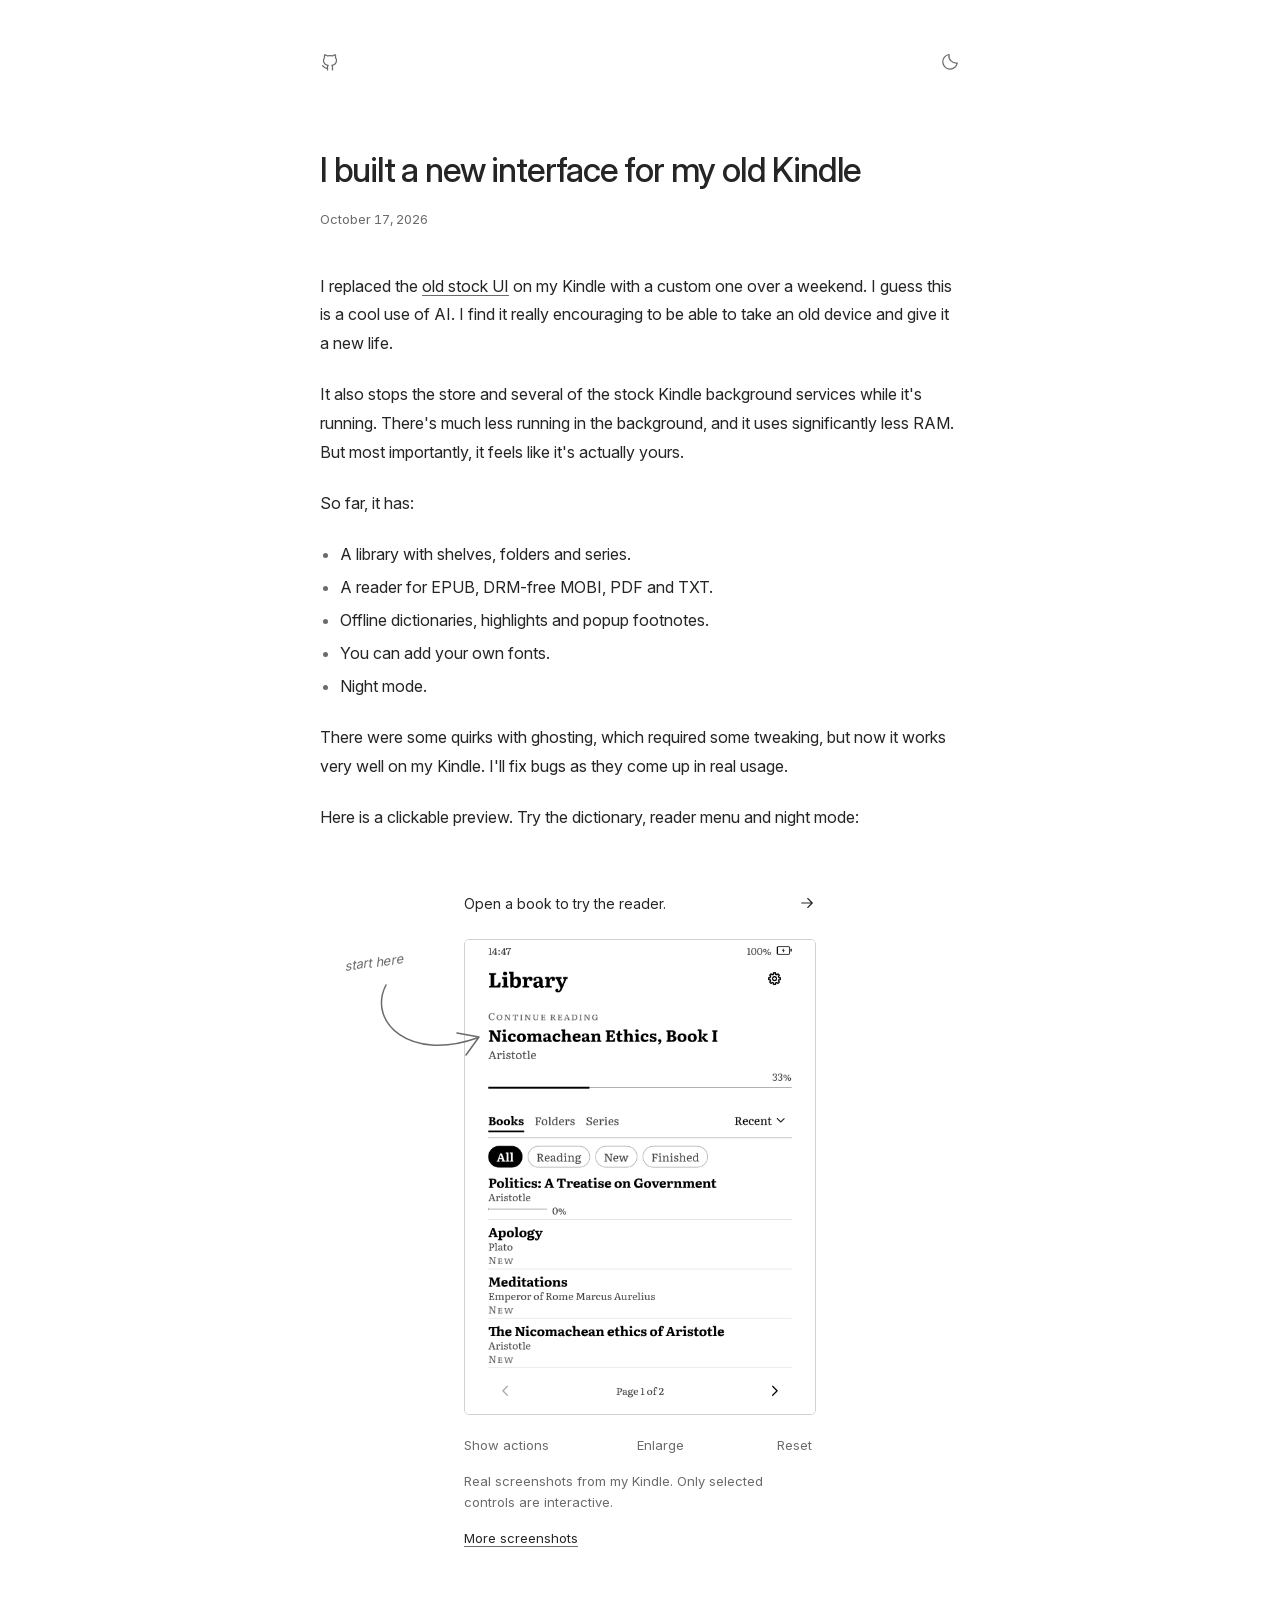
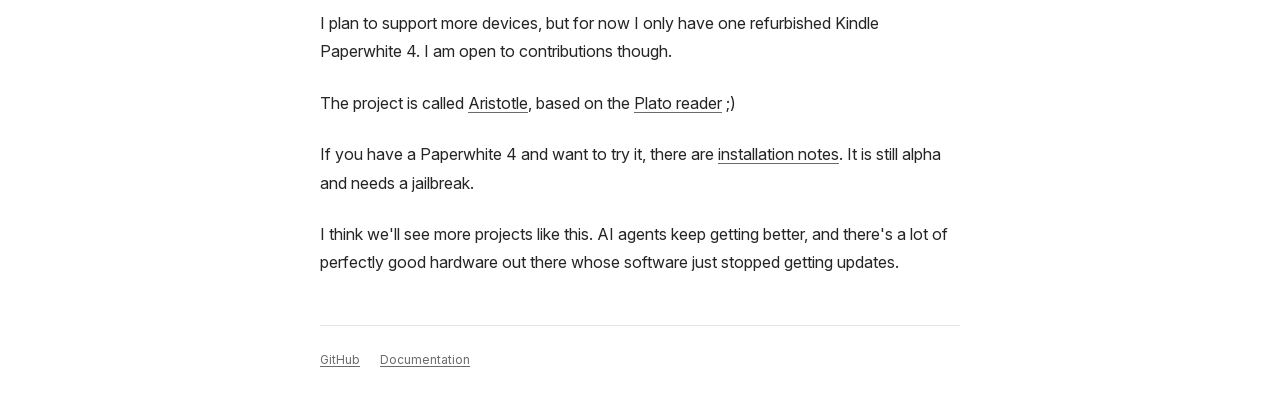
<file: site/index.html>
<!doctype html>
<html lang="en" data-theme="light">
<head>
<meta charset="utf-8">
<meta name="viewport" content="width=device-width, initial-scale=1">
<title>I built a new interface for my old Kindle</title>
<meta name="description" content="A weekend project with AI, an old Kindle Paperwhite 4, and a new interface. Try the interactive demo of Aristotle.">
<meta name="color-scheme" content="light dark">
<link rel="icon" href="assets/icon.svg" type="image/svg+xml">
<link rel="preload" href="assets/fonts/InterVariable.woff2" as="font" type="font/woff2" crossorigin>
<link rel="stylesheet" href="assets/post.css">
<script src="assets/theme.js"></script>
</head>
<body>
<a class="skip" href="#main">Skip to content</a>
<div class="page">
  <header class="site-header">
    <a class="icon-control" href="https://github.com/piotrkowski/aristotle" aria-label="Aristotle on GitHub" title="Aristotle on GitHub">
      <svg viewBox="0 0 24 24" aria-hidden="true"><path d="M9 19c-4.3 1.3-4.3-2.2-6-2.7m12 5.2v-3.3a2.9 2.9 0 0 0-.8-2.2c2.7-.3 5.6-1.3 5.6-6a4.7 4.7 0 0 0-1.3-3.3 4.4 4.4 0 0 0-.1-3.3s-1-.3-3.4 1.3a11.6 11.6 0 0 0-6 0C6.6 3.1 5.6 3.4 5.6 3.4a4.4 4.4 0 0 0-.1 3.3A4.7 4.7 0 0 0 4.2 10c0 4.7 2.9 5.7 5.6 6a2.9 2.9 0 0 0-.8 2.2v3.3"/></svg>
    </a>
    <button class="icon-control theme-toggle" type="button" data-theme-toggle aria-label="Switch to dark mode" hidden>
      <svg class="icon-moon" viewBox="0 0 24 24" aria-hidden="true"><path d="M20.8 13.2A8.8 8.8 0 0 1 10.8 3a8.8 8.8 0 1 0 10 10.2Z"/></svg>
      <svg class="icon-sun" viewBox="0 0 24 24" aria-hidden="true"><circle cx="12" cy="12" r="4"/><path d="M12 2v2m0 16v2M2 12h2m16 0h2M4.9 4.9l1.4 1.4m11.4 11.4 1.4 1.4M4.9 19.1l1.4-1.4M17.7 6.3l1.4-1.4"/></svg>
    </button>
  </header>

  <main id="main">
    <article>
      <header class="post-header">
        <h1>I built a new interface for my old Kindle</h1>
        <p class="post-meta"><time datetime="2026-10-17">October 17, 2026</time></p>
      </header>

      <p>I replaced the <a href="https://www.computerbase.de/artikel/tablets/kindle-paperwhite-2018-test.65644/seite-2/">old stock UI</a> on my Kindle with a custom one over a weekend. I guess this is a cool use of AI. I find it really encouraging to be able to take an old device and give it a new life.</p>

      <p>It also stops the store and several of the stock Kindle background services while it's running. There's much less running in the background, and it uses significantly less RAM. But most importantly, it feels like it's actually yours.</p>

      <p>So far, it has:</p>
      <ul class="feature-list">
        <li>A library with shelves, folders and series.</li>
        <li>A reader for EPUB, DRM-free MOBI, PDF and TXT.</li>
        <li>Offline dictionaries, highlights and popup footnotes.</li>
        <li>You can add your own fonts.</li>
        <li>Night mode.</li>
      </ul>

      <p>There were some quirks with ghosting, which required some tweaking, but now it works very well on my Kindle. I'll fix bugs as they come up in real usage.</p>

      <p>Here is a clickable preview. Try the dictionary, reader menu and night mode:</p>

      <figure class="demo" id="demo" data-demo data-root="" aria-label="Interactive Aristotle demo">
        <button class="demo-guide" type="button" data-advance aria-describedby="demo-caption" hidden>
          <span class="demo-hint" aria-live="polite" aria-atomic="true">Open a book to try the reader.</span>
          <svg viewBox="0 0 24 24" aria-hidden="true"><path d="M5 12h14m-6-6 6 6-6 6"/></svg>
        </button>
        <div class="demo-screen">
          <div class="demo-invite" aria-hidden="true" hidden>
            <span>start here</span>
            <svg viewBox="0 0 160 170" fill="none">
              <path d="M42 34c-19 37 24 77 91 53m-20-5 22 4-13 18"/>
            </svg>
          </div>
          <div class="device">
            <img src="demo/frames/library.png" width="1072" height="1448" alt="Aristotle's library on a Kindle Paperwhite 4. Open Nicomachean Ethics to try the reader." draggable="false">
            <div class="hotspots"></div>
            <div class="flash" aria-hidden="true"></div>
          </div>
        </div>
        <div class="demo-samples" role="group" aria-label="Reading samples" hidden>
          <button type="button" data-sample="greek-page" aria-pressed="false">Greek text</button>
          <button type="button" data-sample="english-page" aria-pressed="false">English text</button>
          <button type="button" data-sample="footnote-page" aria-pressed="false">Footnotes</button>
        </div>
        <figcaption>
          <div class="demo-controls" data-demo-controls hidden>
            <button type="button" data-show-actions aria-pressed="false">Show actions</button>
            <button type="button" data-enlarge aria-pressed="false">Enlarge</button>
            <button type="button" data-restart>Reset</button>
          </div>
          <p class="demo-caption" id="demo-caption">Real screenshots from my Kindle. Only selected controls are interactive.</p>
          <p class="demo-feedback" role="status" aria-live="polite" hidden></p>
          <a class="demo-gallery" href="https://github.com/piotrkowski/aristotle/blob/main/docs/screenshots.md">More screenshots<span class="sr-only"> on GitHub</span></a>
        </figcaption>
      </figure>

      <p>I plan to support more devices, but for now I only have one refurbished Kindle Paperwhite 4. I am open to contributions though.</p>

      <p>The project is called <a href="https://github.com/piotrkowski/aristotle">Aristotle</a>, based on the <a href="https://github.com/baskerville/plato">Plato reader</a> ;)</p>

      <p>If you have a Paperwhite 4 and want to try it, there are <a href="https://github.com/piotrkowski/aristotle/blob/main/docs/install.md">installation notes</a>. It is still alpha and needs a jailbreak.</p>

      <p>I think we'll see more projects like this. AI agents keep getting better, and there's a lot of perfectly good hardware out there whose software just stopped getting updates.</p>
    </article>
  </main>

  <footer class="post-footer">
    <nav aria-label="Project links">
      <a href="https://github.com/piotrkowski/aristotle">GitHub</a>
      <a href="https://github.com/piotrkowski/aristotle/tree/main/docs">Documentation</a>
    </nav>
  </footer>
</div>
<script src="demo/frames.js"></script>
<script src="assets/demo.js"></script>
</body>
</html>
</file>
<file: site/assets/post.css>
@font-face {
  font-family: Inter;
  font-style: normal;
  font-weight: 100 900;
  font-display: swap;
  src: url("fonts/InterVariable.woff2") format("woff2");
}

:root {
  color-scheme: light;
  --paper: #ffffff;
  --ink: #252525;
  --muted: #6b6b6b;
  --rule: #e4e4e4;
  --focus: #365c82;
  --selection: #e3e9f0;
  --screen-edge: #d2d2d2;
}

:root[data-theme="dark"] {
  color-scheme: dark;
  --paper: #191919;
  --ink: #e6e6e6;
  --muted: #a0a0a0;
  --rule: #383838;
  --focus: #a9c7e6;
  --selection: #344353;
  --screen-edge: #505050;
}

*,
*::before,
*::after {
  box-sizing: border-box;
}

html {
  background: var(--paper);
  scrollbar-color: var(--muted) var(--paper);
  text-size-adjust: 100%;
  -webkit-text-size-adjust: 100%;
}

body {
  margin: 0;
  background: var(--paper);
  color: var(--ink);
  font-family: Inter, sans-serif;
  font-size: 1rem;
  font-weight: 400;
  line-height: 1.8;
  -webkit-font-smoothing: antialiased;
}

::selection {
  background: var(--selection);
  color: var(--ink);
}

a {
  color: inherit;
  text-decoration-color: var(--muted);
  text-decoration-thickness: 1px;
  text-underline-offset: 0.2em;
}

a:hover {
  text-decoration-color: currentColor;
}

button {
  color: inherit;
  font: inherit;
  cursor: pointer;
}

button {
  border: 0;
  border-radius: 3px;
  padding: 0;
  background: transparent;
}

:focus-visible {
  outline: 2px solid var(--focus);
  outline-offset: 5px;
}

@media (hover: hover) {
  button:hover {
    color: var(--ink);
    text-decoration: underline;
    text-underline-offset: 0.2em;
  }
}

.skip {
  position: absolute;
  top: 1rem;
  left: -999px;
  background: var(--paper);
}

.skip:focus {
  left: 1rem;
}

.page {
  width: min(100% - 3rem, 40rem);
  margin-inline: auto;
}

.site-header {
  display: flex;
  justify-content: space-between;
  align-items: center;
  padding-block: 2.5rem;
  color: var(--muted);
  font-size: 0.8125rem;
}

.site-header a {
  text-decoration: none;
}

.icon-control {
  display: inline-flex;
  align-items: center;
  justify-content: center;
  width: 2.75rem;
  height: 2.75rem;
  margin-inline: -0.75rem;
}

.icon-control[hidden] {
  display: none;
}

.icon-control svg {
  width: 1.25rem;
  height: 1.25rem;
  fill: none;
  stroke: currentColor;
  stroke-width: 1.5;
  stroke-linecap: round;
  stroke-linejoin: round;
}

.icon-control:hover {
  color: var(--ink);
}

.icon-sun,
[data-theme="dark"] .icon-moon {
  display: none;
}

[data-theme="dark"] .icon-sun {
  display: block;
}

.post-header {
  margin-block: 1.5rem 2.5rem;
}

h1 {
  max-width: 26ch;
  margin: 0;
  font-size: clamp(1.75rem, 4.5vw, 2.125rem);
  font-weight: 500;
  line-height: 1.3;
  letter-spacing: -0.035em;
  text-wrap: balance;
}

.post-meta {
  display: flex;
  flex-wrap: wrap;
  gap: 0.25rem 1.25rem;
  margin: 1rem 0 0;
  color: var(--muted);
  font-size: 0.8125rem;
  font-variant-numeric: tabular-nums;
}

article > p {
  margin: 0 0 1.4rem;
  text-wrap: pretty;
}

.feature-list {
  margin: 0 0 1.4rem;
  padding-left: 1.25rem;
}

.feature-list li + li {
  margin-top: 0.25rem;
}

.feature-list li::marker {
  color: var(--muted);
}

.demo {
  position: relative;
  width: min(100%, 22rem);
  margin: 2.25rem auto 3rem;
}

.demo.is-expanded {
  left: 50%;
  width: min(calc(100vw - 1rem), 40rem);
  max-width: none;
  margin-inline: 0;
  transform: translateX(-50%);
}

.demo-screen {
  position: relative;
}

.demo.is-expanded .demo-invite {
  display: none;
}

.demo-guide {
  display: flex;
  align-items: center;
  justify-content: space-between;
  gap: 1rem;
  width: 100%;
  min-height: 4.5rem;
  padding: 0.75rem 0;
  text-align: left;
  font-size: 0.875rem;
  line-height: 1.5;
}

.demo-guide svg {
  flex: 0 0 1.125rem;
  width: 1.125rem;
  height: 1.125rem;
  fill: none;
  stroke: currentColor;
  stroke-width: 1.5;
  stroke-linecap: round;
  stroke-linejoin: round;
}

.demo [hidden] {
  display: none;
}

.demo button:disabled {
  cursor: progress;
}

.demo-guide:disabled {
  color: var(--muted);
}

.sr-only {
  position: absolute;
  width: 1px;
  height: 1px;
  overflow: hidden;
  clip-path: inset(50%);
  white-space: nowrap;
}

.demo-invite {
  position: absolute;
  z-index: 1;
  top: 0.75rem;
  left: -7.5rem;
  width: 10rem;
  height: 10.625rem;
  color: var(--muted);
  pointer-events: none;
}

.demo-invite span {
  position: absolute;
  top: 0;
  left: 0;
  font-size: 0.8125rem;
  font-style: italic;
  transform: rotate(-7deg);
}

.demo-invite svg {
  width: 100%;
  height: 100%;
  stroke: currentColor;
  stroke-width: 1.5;
  stroke-linecap: round;
  stroke-linejoin: round;
}

.device {
  position: relative;
  aspect-ratio: 1072 / 1448;
  overflow: hidden;
  border: 1px solid var(--screen-edge);
  border-radius: 5px;
  background: #ffffff;
  touch-action: manipulation;
  -webkit-tap-highlight-color: transparent;
}

.device img {
  display: block;
  width: 100%;
  height: 100%;
  user-select: none;
  -webkit-user-drag: none;
}

.hotspots,
.flash {
  position: absolute;
  inset: 0;
}

.flash {
  background: #000000;
  opacity: 0;
  pointer-events: none;
}

.hotspot {
  position: absolute;
  overflow: hidden;
  border-radius: 2px;
  color: transparent;
  font-size: 0;
  min-width: 44px;
  min-height: 44px;
  max-width: 100%;
  max-height: 100%;
  transform: translate(-50%, -50%);
}

.hotspot-marker {
  position: absolute;
  border: 1px solid transparent;
  border-radius: 2px;
  transform: translate(-50%, -50%);
  pointer-events: none;
}

.demo-cue {
  position: absolute;
  border-bottom: 2px solid #365c82;
  transform: translate(-50%, -50%);
  pointer-events: none;
}

[data-night="true"] .demo-cue {
  border-color: #a9c7e6;
}

.show-actions .hotspot-marker {
  border-color: #365c82;
  background: rgb(54 92 130 / 0.1);
}

.show-actions [data-night="true"] .hotspot-marker {
  border-color: #a9c7e6;
  background: rgb(169 199 230 / 0.12);
}

.hotspot:focus-visible {
  outline: none;
}

.hotspot:focus-visible + .hotspot-marker {
  outline: 2px solid #365c82;
  outline-offset: -2px;
}

[data-night="true"] .hotspot:focus-visible + .hotspot-marker {
  outline-color: #a9c7e6;
}

@media (hover: hover) {
  .hotspot:hover + .hotspot-marker {
    background: rgb(128 128 128 / 0.1);
  }
}

.demo-controls {
  display: flex;
  align-items: center;
  justify-content: space-between;
  flex-wrap: wrap;
  gap: 0.25rem 1rem;
  margin-top: 0.5rem;
  color: var(--muted);
  font-size: 0.8125rem;
  line-height: 1.6;
}

.demo-hint {
  margin: 0;
}

.demo-controls button {
  flex-shrink: 0;
  min-height: 2.75rem;
  min-width: 2.75rem;
}

.demo-samples {
  display: flex;
  flex-wrap: wrap;
  gap: 0.25rem 1.25rem;
  padding-top: 0.5rem;
  font-size: 0.8125rem;
  line-height: 1.5;
}

.demo-samples button {
  min-height: 2.75rem;
}

.demo-samples [aria-pressed="true"] {
  text-decoration: underline;
  text-underline-offset: 0.35em;
  text-decoration-thickness: 2px;
}

.demo-caption {
  margin: 0.25rem 0 0;
  color: var(--muted);
  font-size: 0.8125rem;
  line-height: 1.6;
}

.demo-feedback {
  margin: 0.75rem 0 0;
  font-size: 0.8125rem;
  line-height: 1.6;
}

.demo-gallery {
  display: inline-flex;
  align-items: center;
  min-height: 2.75rem;
  margin-top: 0.25rem;
  font-size: 0.8125rem;
}

.post-footer {
  margin-top: 3rem;
  padding-block: 1.5rem 3rem;
  border-top: 1px solid var(--rule);
  color: var(--muted);
  font-size: 0.75rem;
  line-height: 1.7;
}

.post-footer nav {
  display: flex;
  flex-wrap: wrap;
  gap: 0.5rem 1.25rem;
}

@media (max-width: 600px) {
  .demo-invite {
    display: none;
  }
}

@media (max-width: 480px) {
  .site-header {
    padding-block: 1rem;
  }

  .post-header {
    margin-block: 1.25rem 2rem;
  }

  .demo {
    margin-bottom: 2.5rem;
  }
}
</file>
